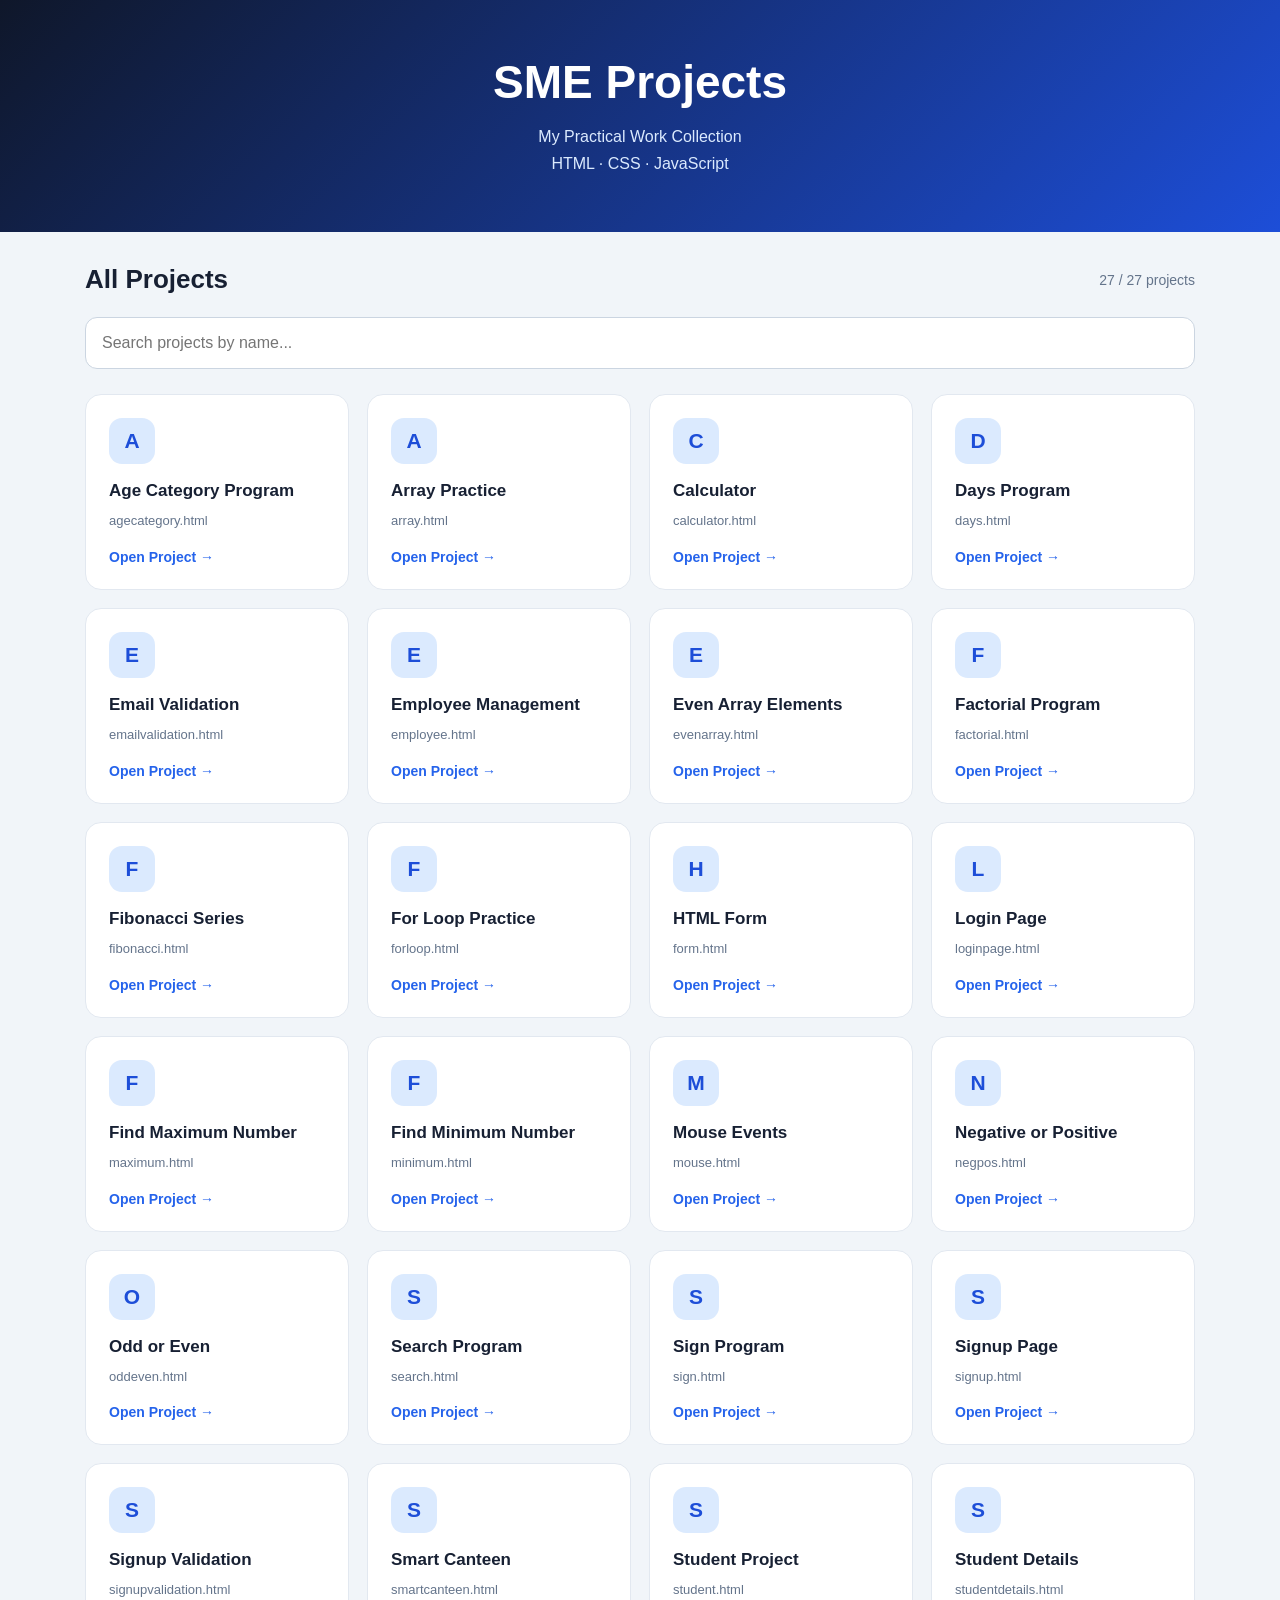
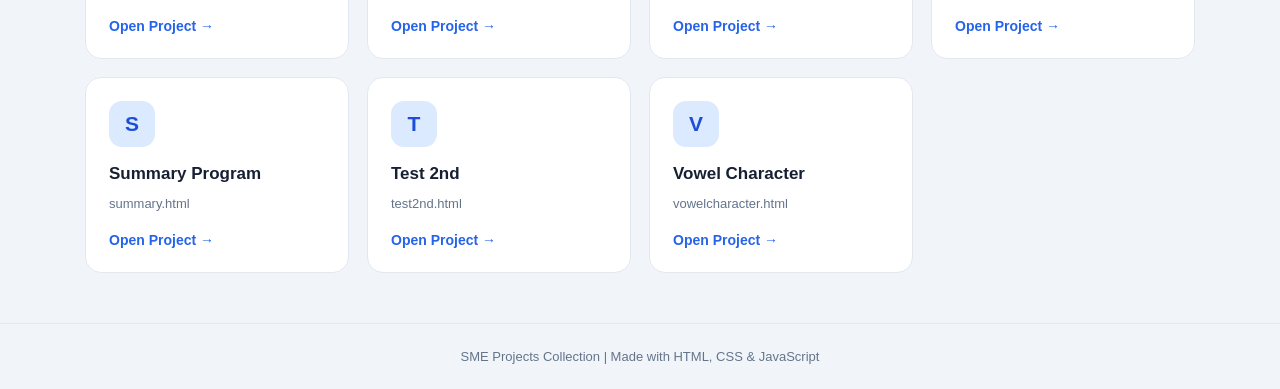
<file: index.html>
<!DOCTYPE html>
<html lang="en">
<head>
    <meta charset="UTF-8">
    <meta name="viewport" content="width=device-width, initial-scale=1.0">
    <meta name="description" content="SME Projects - HTML, CSS and JavaScript practical work">
    <title>SME Projects | My Portfolio</title>

    <style>
        * {
            margin: 0;
            padding: 0;
            box-sizing: border-box;
        }

        body {
            font-family: Arial, Helvetica, sans-serif;
            background: #f1f5f9;
            color: #172033;
        }

        header {
            background: linear-gradient(135deg, #0f172a, #1d4ed8);
            color: white;
            text-align: center;
            padding: 55px 20px;
        }

        header h1 {
            font-size: clamp(30px, 5vw, 46px);
            margin-bottom: 14px;
        }

        header p {
            color: #dbeafe;
            line-height: 1.7;
        }

        .container {
            max-width: 1150px;
            margin: auto;
            padding: 32px 20px 50px;
        }

        .heading {
            display: flex;
            justify-content: space-between;
            align-items: center;
            flex-wrap: wrap;
            gap: 12px;
            margin-bottom: 22px;
        }

        .heading h2 {
            font-size: 26px;
        }

        #count {
            color: #64748b;
            font-size: 14px;
        }

        #search {
            width: 100%;
            padding: 16px;
            font-size: 16px;
            border: 1px solid #cbd5e1;
            border-radius: 12px;
            margin-bottom: 25px;
            outline: none;
        }

        #search:focus {
            border-color: #2563eb;
            box-shadow: 0 0 0 3px #2563eb20;
        }

        .project-grid {
            display: grid;
            grid-template-columns: repeat(auto-fit, minmax(225px, 1fr));
            gap: 18px;
        }

        .project-card {
            display: block;
            padding: 23px;
            background: white;
            border: 1px solid #e2e8f0;
            border-radius: 16px;
            color: #172033;
            text-decoration: none;
            transition: 0.2s ease;
        }

        .project-card:hover {
            transform: translateY(-5px);
            border-color: #93c5fd;
            box-shadow: 0 12px 28px #0f172a12;
        }

        .icon {
            display: grid;
            place-items: center;
            width: 46px;
            height: 46px;
            border-radius: 13px;
            background: #dbeafe;
            color: #1d4ed8;
            font-size: 21px;
            font-weight: bold;
            margin-bottom: 17px;
        }

        .project-card h3 {
            font-size: 17px;
            margin-bottom: 10px;
            overflow-wrap: anywhere;
        }

        .project-card p {
            color: #64748b;
            font-size: 13px;
            line-height: 1.6;
        }

        .open {
            display: inline-block;
            margin-top: 17px;
            color: #2563eb;
            font-size: 14px;
            font-weight: bold;
        }

        #empty {
            display: none;
            text-align: center;
            padding: 45px 15px;
            color: #64748b;
        }

        footer {
            padding: 25px 15px;
            text-align: center;
            color: #64748b;
            border-top: 1px solid #e2e8f0;
            font-size: 13px;
        }

        @media (max-width: 520px) {
            .container {
                padding: 24px 13px 35px;
            }

            .project-grid {
                grid-template-columns: repeat(2, minmax(0, 1fr));
                gap: 11px;
            }

            .project-card {
                padding: 15px;
            }

            .project-card h3 {
                font-size: 14px;
            }
        }
    </style>
</head>

<body>

    <header>
        <h1>SME Projects</h1>
        <p>My Practical Work Collection</p>
        <p>HTML · CSS · JavaScript</p>
    </header>

    <main class="container">

        <div class="heading">
            <h2>All Projects</h2>
            <span id="count"></span>
        </div>

        <input
            type="search"
            id="search"
            placeholder="Search projects by name..."
            aria-label="Search projects"
        >

        <section class="project-grid" id="projectGrid"></section>

        <div id="empty">
            <h3>No project found!</h3>
            <p>Try another project name.</p>
        </div>

    </main>

    <footer>
        SME Projects Collection | Made with HTML, CSS & JavaScript
    </footer>

    <script>
        const projects = [
            ["agecategory.html", "Age Category Program"],
            ["array.html", "Array Practice"],
            ["calculator.html", "Calculator"],
            ["days.html", "Days Program"],
            ["emailvalidation.html", "Email Validation"],
            ["employee.html", "Employee Management"],
            ["evenarray.html", "Even Array Elements"],
            ["factorial.html", "Factorial Program"],
            ["fibonacci.html", "Fibonacci Series"],
            ["forloop.html", "For Loop Practice"],
            ["form.html", "HTML Form"],
            ["loginpage.html", "Login Page"],
            ["maximum.html", "Find Maximum Number"],
            ["minimum.html", "Find Minimum Number"],
            ["mouse.html", "Mouse Events"],
            ["negpos.html", "Negative or Positive"],
            ["oddeven.html", "Odd or Even"],
            ["search.html", "Search Program"],
            ["sign.html", "Sign Program"],
            ["signup.html", "Signup Page"],
            ["signupvalidation.html", "Signup Validation"],
            ["smartcanteen.html", "Smart Canteen"],
            ["student.html", "Student Project"],
            ["studentdetails.html", "Student Details"],
            ["summary.html", "Summary Program"],
            ["test2nd.html", "Test 2nd"],
            ["vowelcharacter.html", "Vowel Character"]
        ];

        const projectGrid = document.getElementById("projectGrid");
        const searchInput = document.getElementById("search");
        const count = document.getElementById("count");
        const empty = document.getElementById("empty");

        function displayProjects() {
            const query = searchInput.value.trim().toLowerCase();

            const filteredProjects = projects.filter(project =>
                (project[0] + " " + project[1]).toLowerCase().includes(query)
            );

            projectGrid.replaceChildren();

            filteredProjects.forEach(project => {
                const [file, title] = project;

                const card = document.createElement("a");
                card.className = "project-card";

                // Each HTML file should be in the same folder as index.html.
                card.href = encodeURIComponent(file);

                const icon = document.createElement("div");
                icon.className = "icon";
                icon.textContent = title.charAt(0);

                const heading = document.createElement("h3");
                heading.textContent = title;

                const description = document.createElement("p");
                description.textContent = file;

                const open = document.createElement("span");
                open.className = "open";
                open.textContent = "Open Project →";

                card.append(icon, heading, description, open);
                projectGrid.appendChild(card);
            });

            count.textContent =
                filteredProjects.length + " / " + projects.length + " projects";

            empty.style.display =
                filteredProjects.length === 0 ? "block" : "none";
        }

        searchInput.addEventListener("input", displayProjects);

        displayProjects();
    </script>

</body>
</html>
</file>
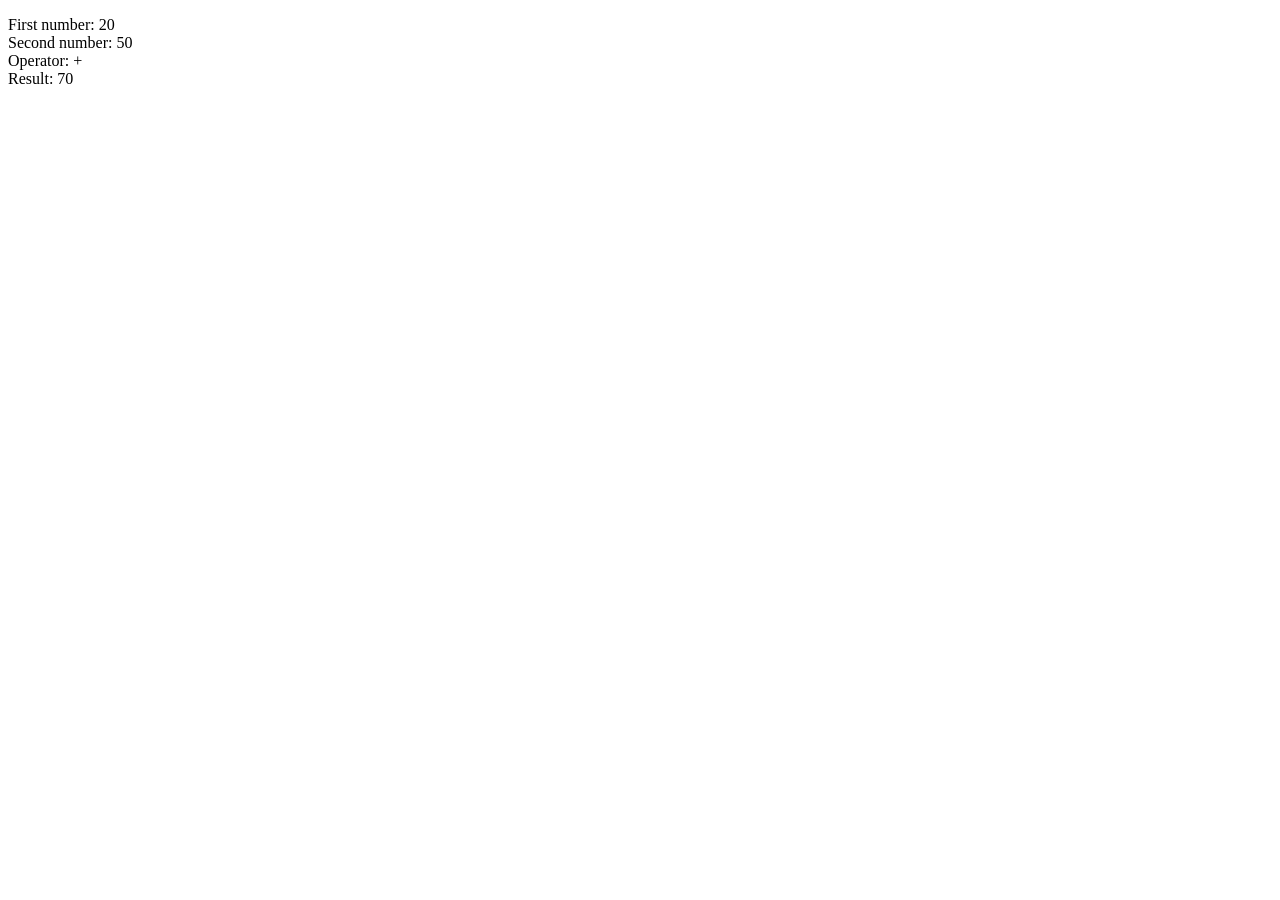
<file: calculator.html>
<!DOCTYPE html>
<html>
<head>
    <title>Simple Calculator</title>
</head>
<body>

    <p id="demo">Simple Calculator</p>

    <script>
        let oper = '+';
        let x = 20, y = 50;
        let result;

        switch (oper) {
            case '+':
                result = x + y;
                break;

            case '-':
                result = x - y;
                break;

            case '*':
                result = x * y;
                break;

            case '/':
                result = x / y;
                break;

            default:
                result = "Invalid operator";
        }

        document.getElementById("demo").innerHTML =
            "First number: " + x +
            "<br>Second number: " + y +
            "<br>Operator: " + oper +
            "<br>Result: " + result;
    </script>

</body>
</html>
</file>
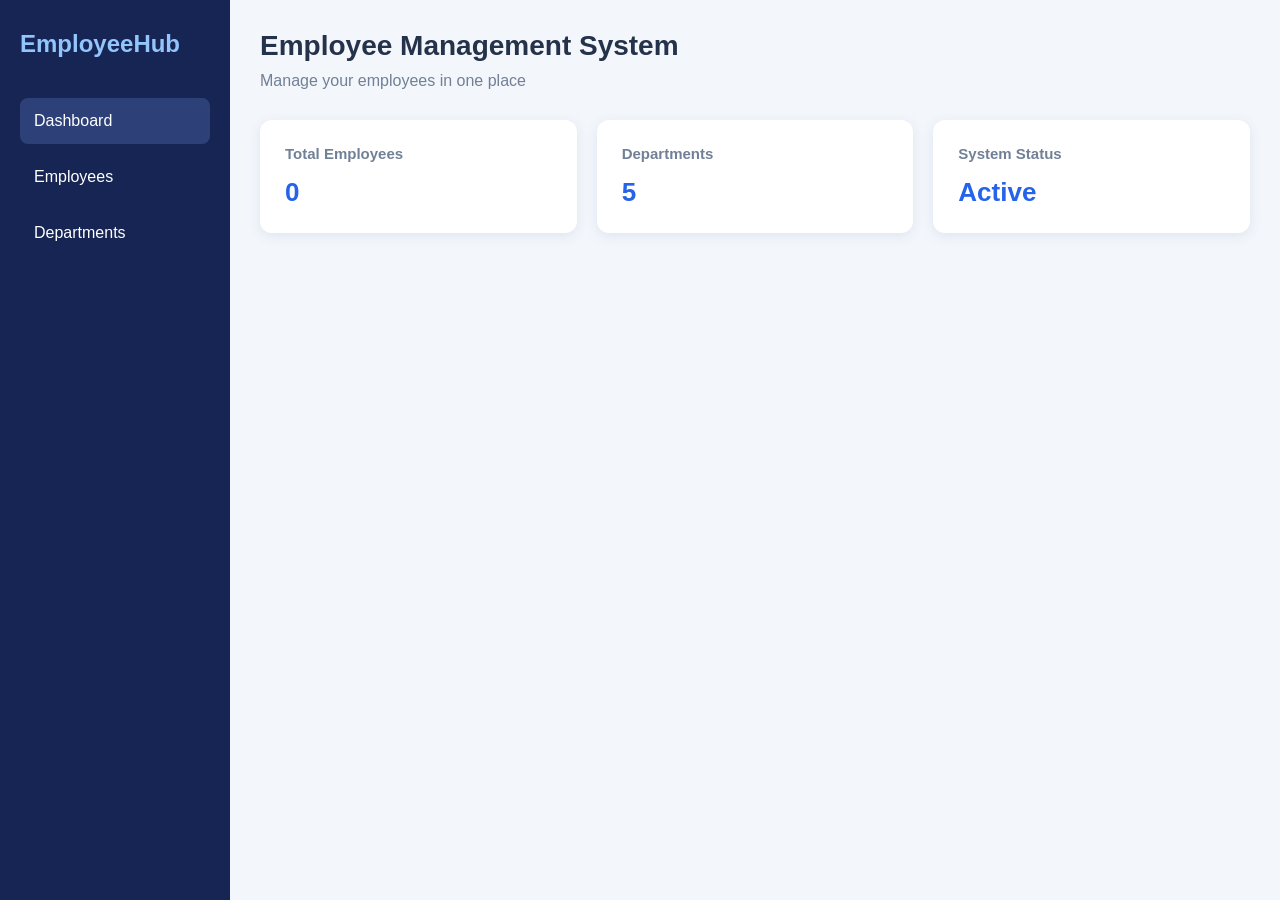
<file: employee.html>
<!DOCTYPE html>
<html lang="en">
<head>
    <meta charset="UTF-8">
    <meta name="viewport" content="width=device-width, initial-scale=1.0">
    <title>Employee Management System</title>

    <link rel="stylesheet" href="employee.css">
</head>
<body>

    <div class="sidebar">
    <h2>EmployeeHub</h2><p class="menu active" onclick="showSection('dashboard', this)">
    Dashboard
</p>

<p class="menu" onclick="showSection('employees', this)">
    Employees
</p>

<p class="menu" onclick="showSection('departments', this)">
    Departments
</p>

</div>

    <div class="main">
        <section id="dashboard" class="page- section">

        <header>
            <h1>Employee Management System</h1>
            <p>Manage your employees in one place</p>
        </header>

        <div class="cards">
            <div class="card">
                <h3>Total Employees</h3>
                <h2 id="total">0</h2>
            </div>

            <div class="card">
                <h3>Departments</h3>
                <h2>5</h2>
            </div>

            <div class="card">
                <h3>System Status</h3>
                <h2>Active</h2>
            </div>
        </div>
</section>

        <section id="employees" class="page-section employee-section" style="display:none;">
         
<div class="section-heading">
    <h2>Employee Directory</h2>

    <div>
        <input type="text" id="search"
               placeholder="Search employee...">
<select id="department">
            <option value="All">All Departments</option>
            <option value="IT">IT</option>
            <option value="HR">HR</option>
            <option value="Finance">Finance</option>
            <option value="Marketing">Marketing</option>
        </select>

        <button onclick="showForm()">Add Employee</button>
    </div>
</div>

<div id="employee-form" style="display: none;">
    <input type="text" id="emp-name" placeholder="Employee Name">
    <input type="number" id="emp-salary" placeholder="Salary">
    <input type="number" id="emp-age" placeholder="Age">

    <button onclick="addEmployee()">Save Employee</button>
    <button onclick="hideForm()">Cancel</button>
</div>


<table>
    <thead>
        <tr>
            <th>ID</th>
            <th>Name</th>
            <th>Salary</th>
            <th>Age</th>
            <th>Action</th>
        </tr>
    </thead>

    <tbody id="employee-list">
        <tr>
            <td colspan="5">Loading employees...</td>
        </tr>
    </tbody>
</table>
        </section>
        
       <section id="departments" class="page-section" style="display: none;"><h2>Departments</h2>
<p>Click a department to view its employees.</p>

<div class="cards">

    <div class="card department-card" onclick="showDepartmentEmployees('IT')">
        <h3>IT</h3>
        <p>Information Technology</p>
    </div>

    <div class="card department-card" onclick="showDepartmentEmployees('HR')">
        <h3>HR</h3>
        <p>Human Resources</p>
    </div>

    <div class="card department-card" onclick="showDepartmentEmployees('Finance')">
        <h3>Finance</h3>
        <p>Financial Management</p>
    </div>

    <div class="card department-card" onclick="showDepartmentEmployees('Marketing')">
        <h3>Marketing</h3>
        <p>Marketing and Promotion</p>
    </div>

</div>

<div id="department-employee-list" style="display: none; margin-top: 25px;">
    <h3 id="department-title">Employees</h3>

    <button onclick="closeDepartmentEmployees()">
        Back to Departments
    </button>

    <div id="department-employees"></div>
</div>

</section>
    </div>

    <script src="employee.js"></script>
</body>
</html>
</file>
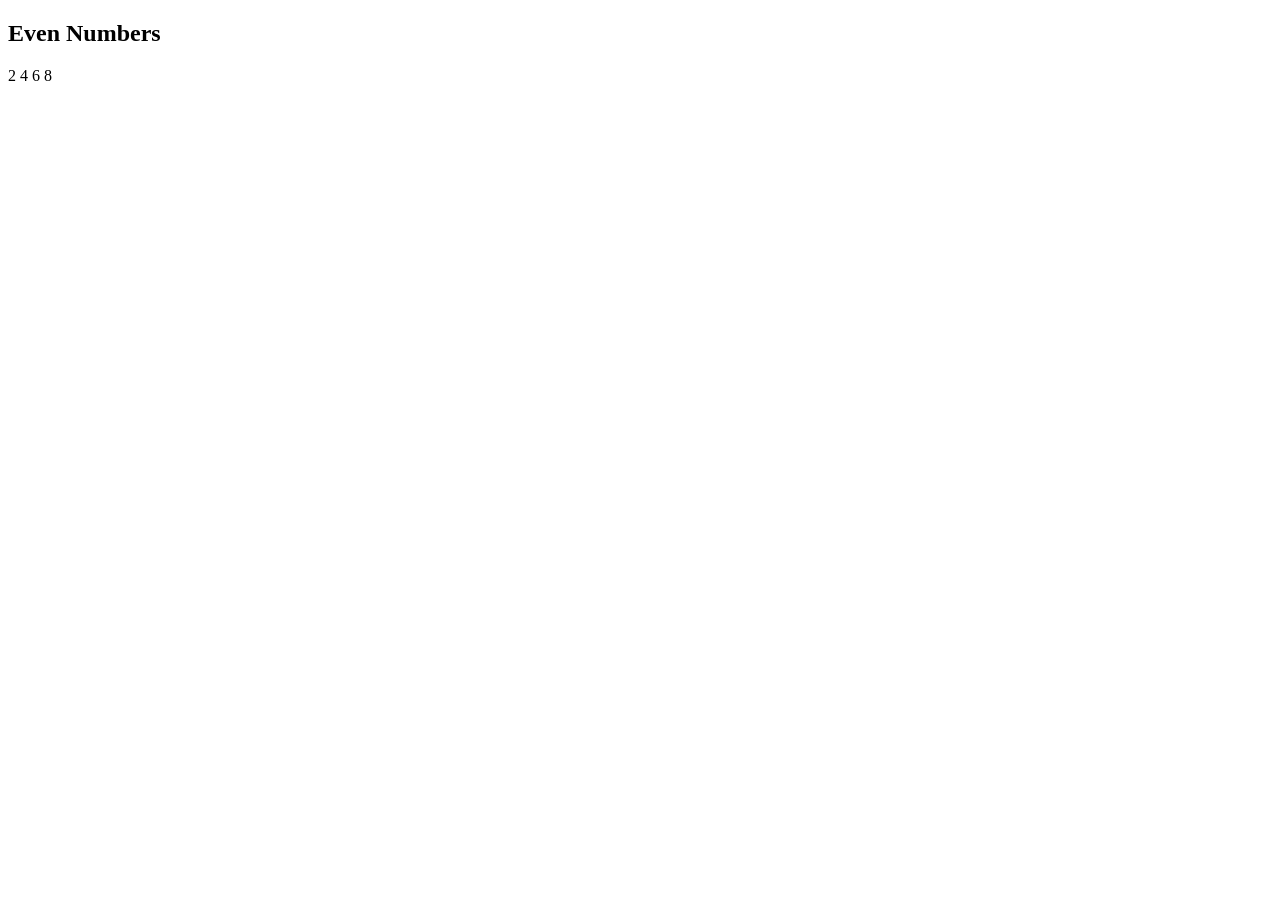
<file: evenarray.html>
<!DOCTYPE html>
<html>
<body>

<h2>Even Numbers</h2>

<script>
let arr = [1, 2, 3, 4, 5, 6, 7, 8];

for (let i = 0; i < arr.length; i++) {
    if (arr[i] % 2 == 0) {
        document.write(arr[i] + " ");
    }
}
</script>

</body>
</html>
</file>
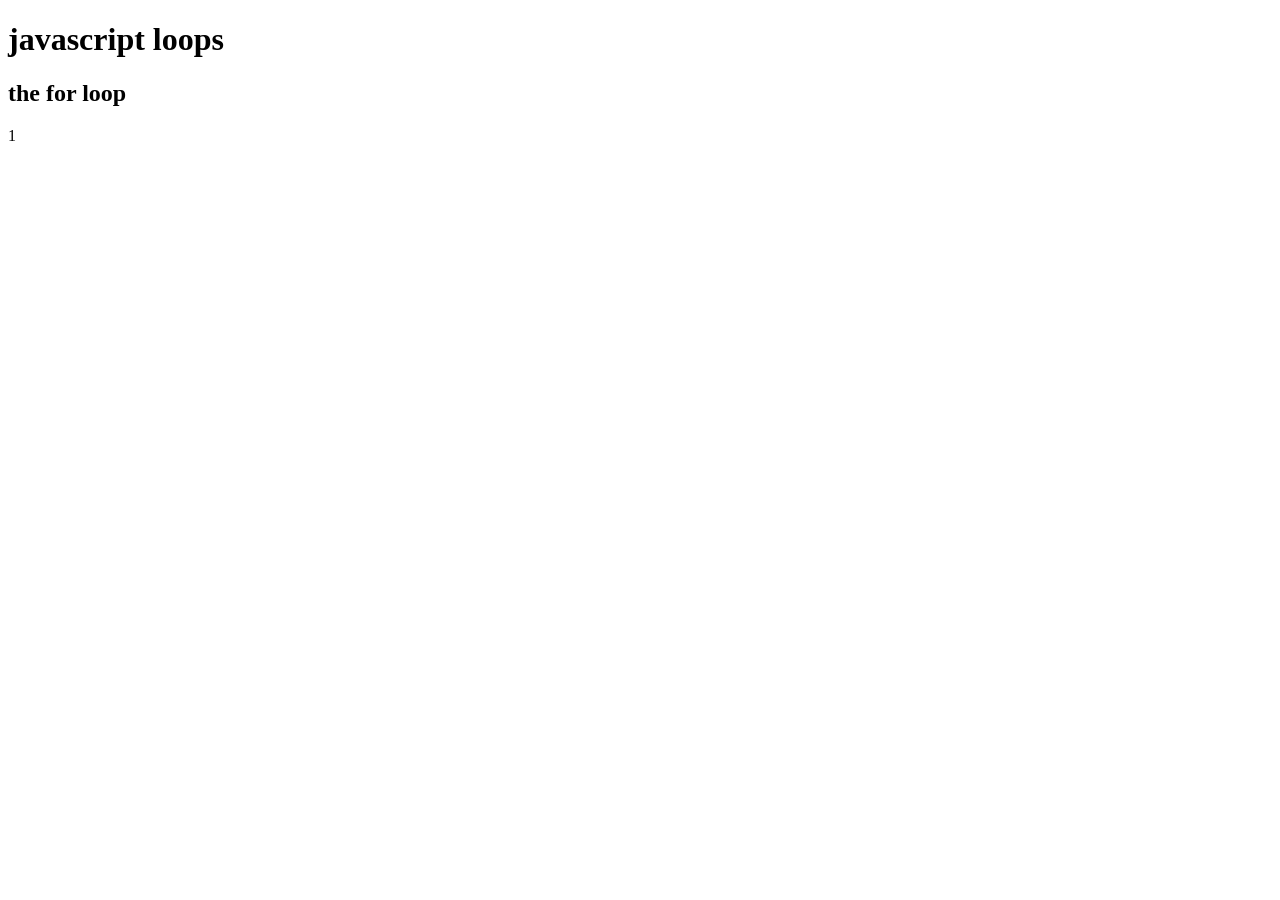
<file: factorial.html>
<!DOCTYPE html>
<html>
    <body>
        <h1>javascript loops</h1>
        <h2>the for loop</h2>
        <p id="demo"> the for loop</p>
        <script>
            let n=prompt("enter the number:");
            let fact=1;
            for(let i=1;i<=n;i++ ){
               fact=fact*i;
            }
            document.getElementById("demo").innerHTML=fact;
        </script>
    </body>
</html>
</file>
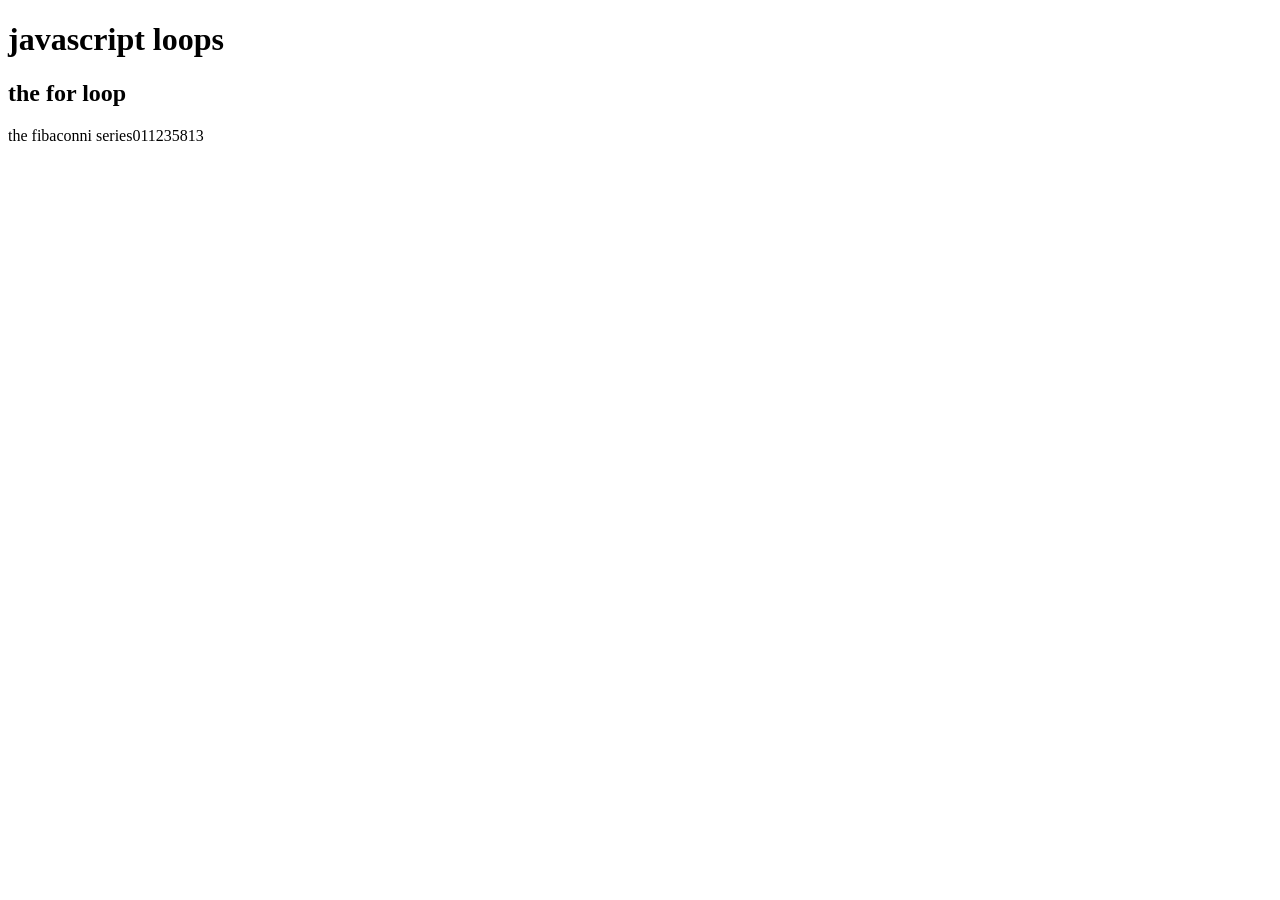
<file: fibonacci.html>
<!DOCTYPE html>
<html>
    <body>
        <h1>javascript loops</h1>
        <h2>the for loop</h2>
        <p id="demo"> the fibaconni series</p>
        <script>
            let n=8;
            let a=0, b=1, c;
        
            for(let i=1;i<=n;i++ ){
            document.getElementById("demo").innerHTML+=""+a;
            c=a+b;
            a=b;
            b=c;
            }
        </script>
    </body>
</html>
</file>
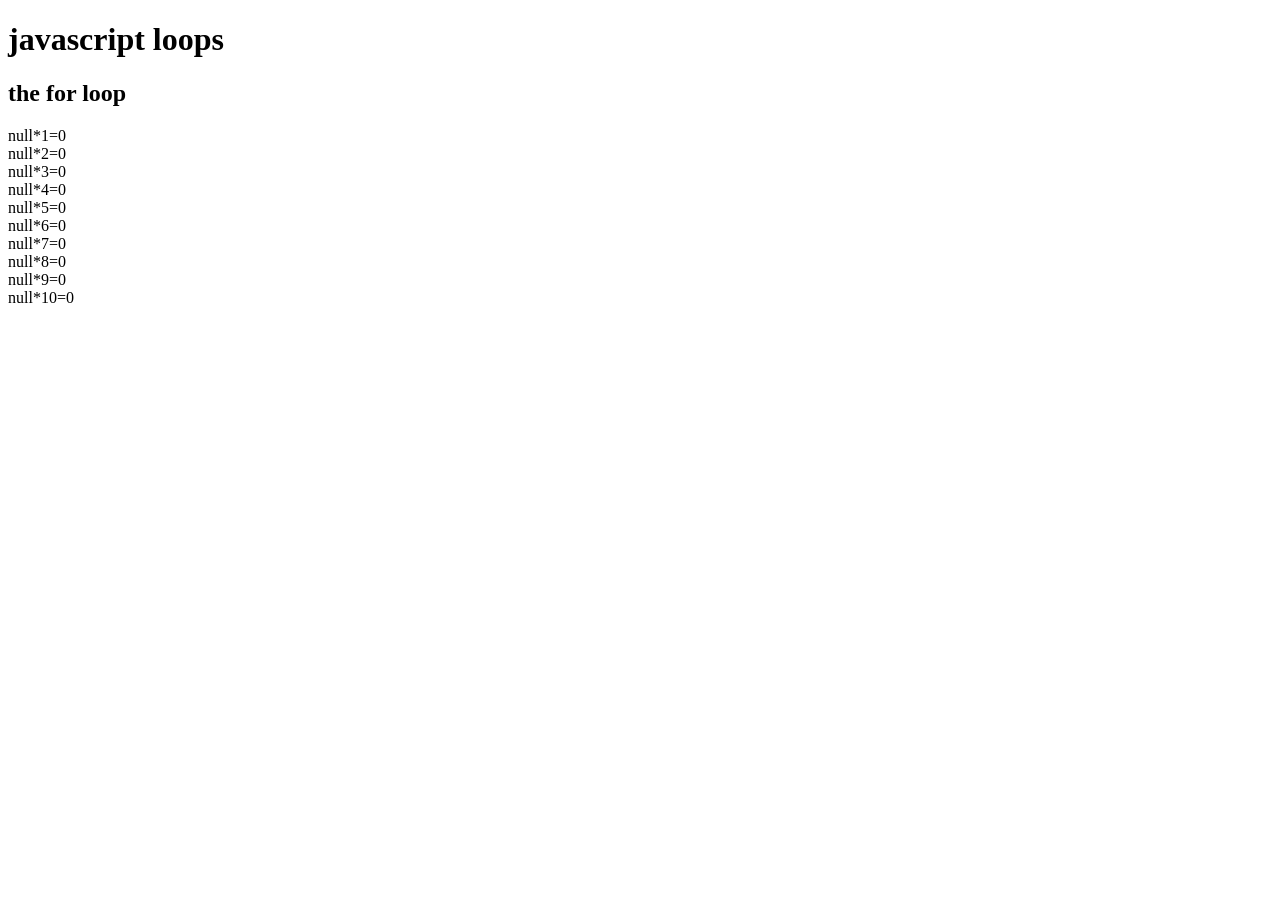
<file: forloop.html>
<!DOCTYPE html>
<html>
    <body>
        <h1>javascript loops</h1>
        <h2>the for loop</h2>
        <p id="demo"> the for loop</p>
        <script>
            let num=prompt("enter the num:")
            let text ="";
            for(let i=1;i<=10;i++ ){
                text+= num+"*"+i+"="+(num*i)+"<br>";
            }
            document.getElementById("demo").innerHTML=text;
        </script>
    </body>
</html>
</file>
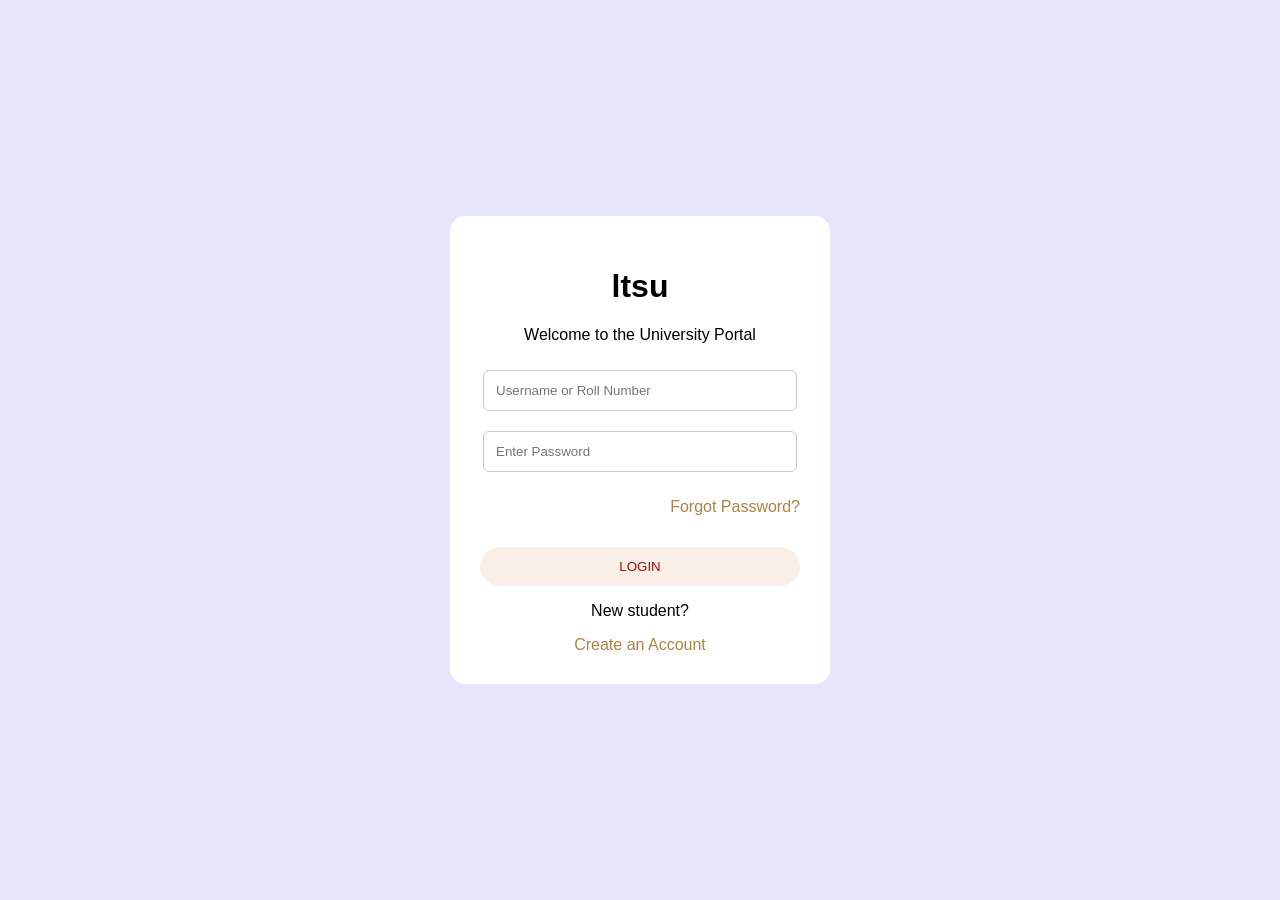
<file: loginpage.html>
<!DOCTYPE html>
<html>
<head>
    <title>Lamrin tech skills university</title>

    <style>
        body {
            font-family: Arial;
            background: #e6e6fa;
            display: flex;
            justify-content: center;
            align-items: center;
            min-height: 100vh;
            margin: 0;
        }

        .box {
            background: white;
            width: 320px;
            padding: 30px;
            border-radius: 15px;
            text-align: center;
        }

        input {
            width: 90%;
            padding: 12px;
            margin: 10px 0;
            border: 1px solid #ccc;
            border-radius: 6px;
        }

        button {
            width: 100%;
            padding: 12px;
            margin-top: 15px;
            background: #faefe6;
            color: rgb(167, 12, 12);
            border: none;
            border-radius: 25px;
            cursor: pointer;
        }

        a {
            color: #ad8344;
            text-decoration: none;
        }
    </style> 
</head>

<body>

    <div class="box">

        <h1>ltsu</h1>
        <p>Welcome to the University Portal</p>

        <form>
            <input type="text"
                   placeholder="Username or Roll Number"
                   required>

            <input type="password"
                   placeholder="Enter Password"
                   required>

            <p style="text-align: right;">
                <a href="#">Forgot Password?</a>
            </p>

            <button type="submit">LOGIN</button>
        </form>

        <p>New student?</p>

        <a href="signup.html">Create an Account</a>

    </div>

</body>
</html>
</file>
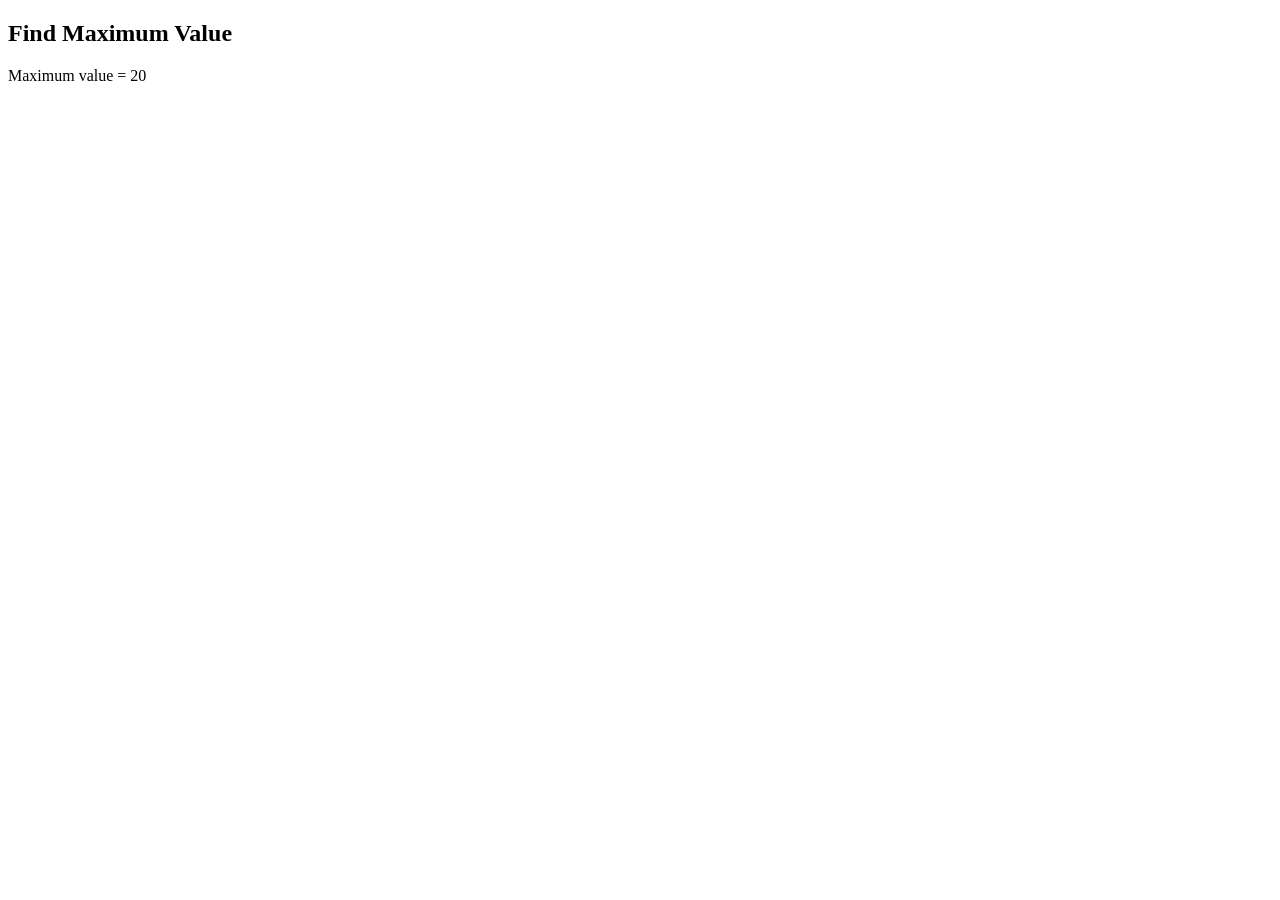
<file: maximum.html>
<!DOCTYPE html>
<html>
<body>

<h2>Find Maximum Value</h2>

<script>
let arr = [10, 5, 20, 3, 15];
let max = arr[0];

for (let i = 1; i < arr.length; i++) {
    if (arr[i] > max) {
        max = arr[i];
    }
}

document.write("Maximum value = " + max);
</script>

</body>
</html>
</file>
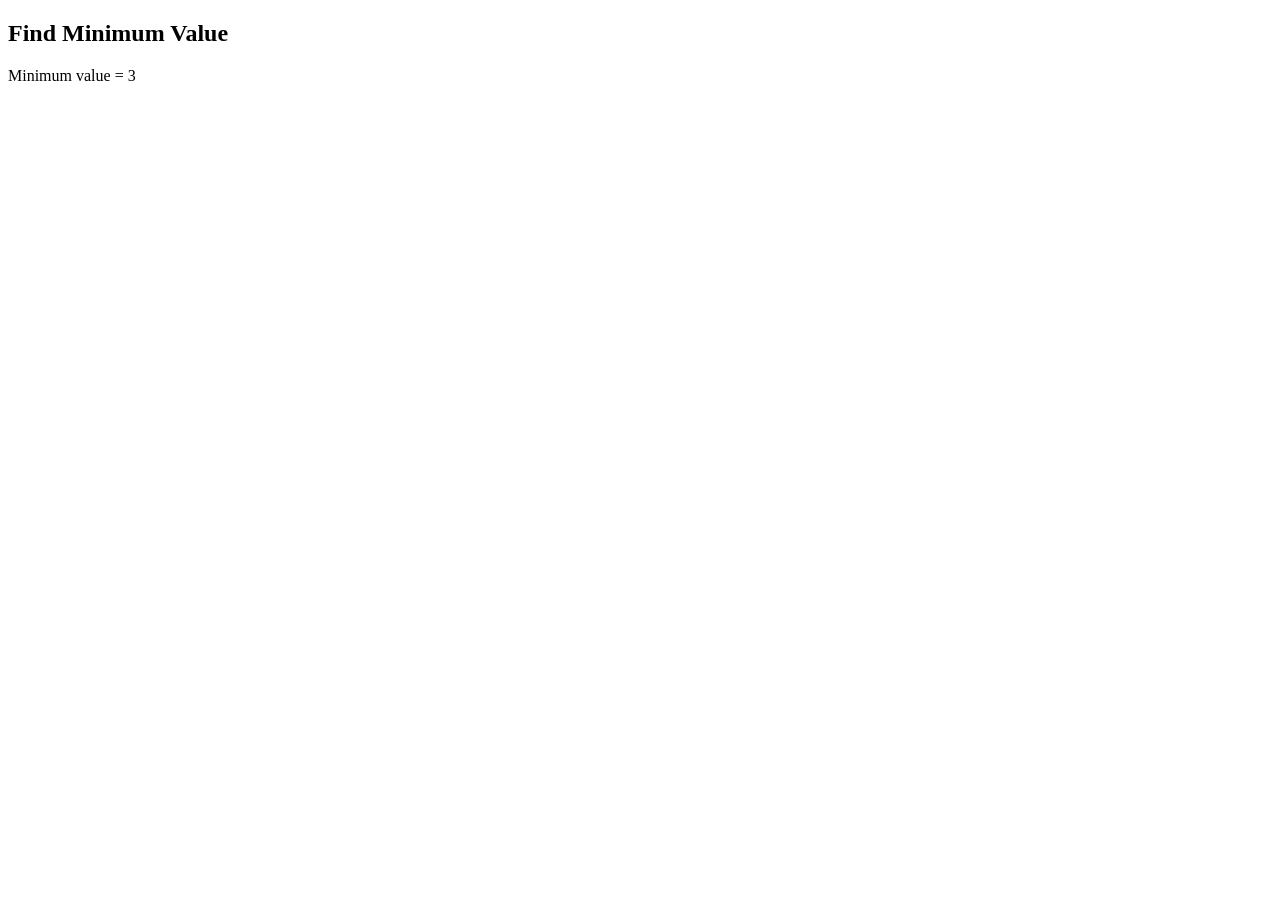
<file: minimum.html>
<!DOCTYPE html>
<html>
<body>

<h2>Find Minimum Value</h2>

<script>
let arr = [10, 5, 20, 3, 15];
let min = arr[0];

for (let i = 1; i < arr.length; i++) {
    if (arr[i] < min) {
        min = arr[i];
    }
}

document.write("Minimum value = " + min);
</script>

</body>
</html>
</file>
<file: employee.css>
* {
    margin: 0;
    padding: 0;
    box-sizing: border-box;
}

body {
    font-family: Arial, sans-serif;
    background: #f3f6fb;
    color: #24324a;
}

.sidebar {
    width: 230px;
    height: 100vh;
    background: #172554;
    color: white;
    position: fixed;
    padding: 30px 20px;
}

.sidebar h2 {
    margin-bottom: 40px;
    color: #93c5fd;
}

.sidebar p {
    padding: 14px;
    margin-bottom: 10px;
    border-radius: 8px;
    cursor: pointer;
}

.sidebar p:first-of-type,
.sidebar p:hover {
    background: #2d4077;
}

.main {
    margin-left: 230px;
    padding: 30px;
}

header {
    margin-bottom: 30px;
}

header h1 {
    margin-bottom: 10px;
    font-size: 28px;
}

header p {
    color: #718096;
}

.cards {
    display: grid;
    grid-template-columns: repeat(3, 1fr);
    gap: 20px;
    margin-bottom: 30px;
}

.card {
    background: white;
    padding: 25px;
    border-radius: 12px;
    box-shadow: 0 3px 12px #dfe5ef;
}

.card h3 {
    color: #718096;
    font-size: 15px;
    margin-bottom: 15px;
}

.card h2 {
    color: #2563eb;
    font-size: 26px;
}

.employee-section {
    background: white;
    padding: 25px;
    border-radius: 12px;
    box-shadow: 0 3px 12px #dfe5ef;
    overflow-x: auto;
}

.section-heading {
    display: flex;
    justify-content: space-between;
    align-items: center;
    gap: 15px;
    margin-bottom: 25px;
}

input {
    padding: 12px;
    border: 1px solid #cbd5e1;
    border-radius: 8px;
    outline: none;
}

input:focus {
    border-color: #2563eb;
}

table {
    width: 100%;
    border-collapse: collapse;
    text-align: left;
}

th {
    background: #eff6ff;
    color: #1e40af;
}

th, td {
    padding: 16px;
    border-bottom: 1px solid #e5e7eb;
}

tbody tr:hover {
    background: #f8fafc;
}

button {
    padding: 11px 16px;
    background: #2563eb;
    color: white;
    border: none;
    border-radius: 7px;
    cursor: pointer;
    margin: 5px;
}

button:hover {
    background: #1d4ed8;
}

#employee-form {
    margin-bottom: 20px;
    padding: 15px;
    background: #f3f6fb;
    border-radius: 8px;
}

#employee-form input {
    margin: 5px;
}

/* Professional Buttons */
button {
    padding: 10px 16px;
    background: #2563eb;
    color: white;
    border: none;
    border-radius: 7px;
    cursor: pointer;
    font-size: 14px;
    margin: 3px;
    transition: 0.3s;
}

button:hover {
    background: #1e40af;
    transform: translateY(-2px);
}

/* Employee Table */
table {
    width: 100%;
    border-collapse: collapse;
    background: white;
}

th {
    background: #172554;
    color: white;
}

td, th {
    padding: 14px;
    text-align: left;
    border-bottom: 1px solid #e5e7eb;
}

/* Search and Department */
input, select {
    padding: 11px;
    border: 1px solid #cbd5e1;
    border-radius: 7px;
    margin: 5px;
}

/* Responsive Layout */
@media (max-width: 600px) {
    .main {
        padding: 12px;
    }

    .employee-section {
        overflow-x: auto;
    }

    table {
        min-width: 600px;
    }
}


@media (max-width: 800px) {
    .sidebar {
        width: 100%;
        height: auto;
        position: static;
    }

    .sidebar h2 {
        margin-bottom: 15px;
    }

    .main {
        margin-left: 0;
        padding: 18px;
    }

    .cards {
        grid-template-columns: 1fr;
    }

    .section-heading {
        align-items: stretch;
        flex-direction: column;
    }
}
.sidebar .menu {
padding: 14px;
margin-bottom: 10px;
border-radius: 8px;
cursor: pointer;
transition: 0.3s;
}

.sidebar .menu:hover,
.sidebar .menu.active {
background: #2d4077;
}

.page-section {
margin-bottom: 25px;
}
.department-card {
cursor: pointer;
transition: 0.3s;
}

.department-card:hover {
transform: translateY(-5px);
box-shadow: 0 5px 15px rgba(0, 0, 0, 0.15);
}

#department-employee-list table {
width: 100%;
border-collapse: collapse;
margin-top: 20px;
}

#department-employee-list th,
#department-employee-list td {
padding: 12px;
border: 1px solid #ddd;
text-align: left;
}

#department-employee-list button {
padding: 10px 15px;
margin-top: 10px;
cursor: pointer;
}
</file>
